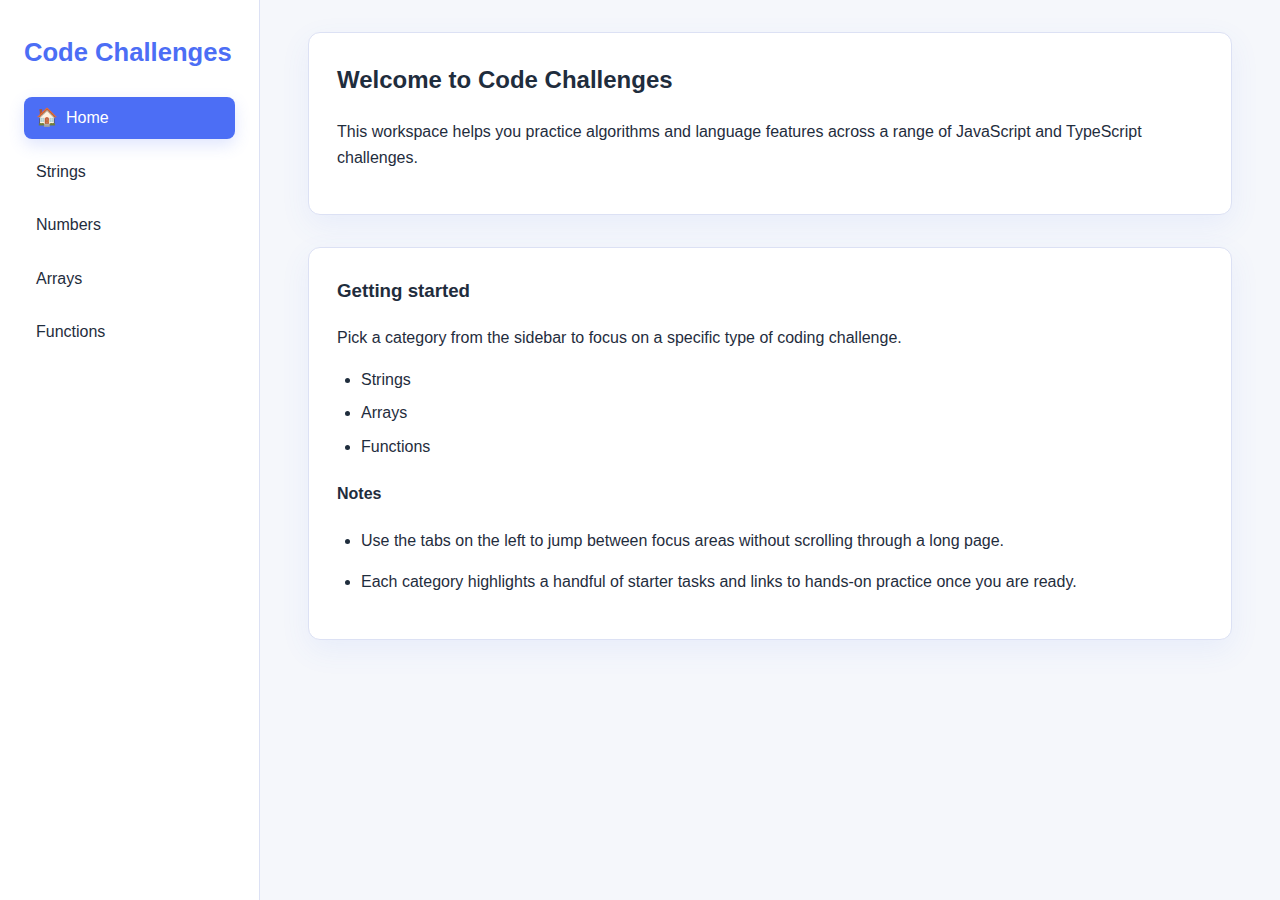
<file: index.html>
<!DOCTYPE html>
<html lang="en">
<head>
    <!--
        Main page of the Code Challenges project.
        Contains the base structure and references to shared assets.
    -->
    <meta charset="UTF-8">
    <meta name="viewport" content="width=device-width, initial-scale=1.0">
    <title>Code Challenges</title>
    <!-- Main stylesheet for the entire project -->
    <link rel="stylesheet" href="assets/css/main.css">
    <script src="assets/js/challenges-data.js" defer></script>
    <script src="assets/js/challenges/home.js" defer></script>
    <script src="assets/js/challenges/strings.js" defer></script>
    <script src="assets/js/challenges/numbers.js" defer></script>
    <script src="assets/js/challenges/arrays.js" defer></script>
    <script src="assets/js/challenges/functions.js" defer></script>
    <script src="assets/js/function-tests.js" defer></script>
    <script src="assets/js/strings.js" defer></script>
    <script src="assets/js/numbers.js" defer></script>
    <script src="assets/js/tabs.js" defer></script>
</head>
<body>
    <div class="layout">
        <aside class="sidebar">
            <!-- Sidebar with tab navigation for categories -->
            <h1>Code Challenges</h1>
            <nav class="nav-links" aria-label="Challenge categories" role="tablist" aria-orientation="vertical" data-tablist>
                <!-- Tabs are rendered dynamically by tabs.js -->
            </nav>
        </aside>

        <main>
            <!-- Welcome section -->
            <section class="section" aria-labelledby="intro-title" data-show-tab="home">
                <h2 id="intro-title">Welcome to Code Challenges</h2>
                <p>
                    This workspace helps you practice algorithms and language features across a range of JavaScript and TypeScript challenges.
                </p>
            </section>

            <section class="section" aria-labelledby="categories-title">
                <div class="tabs" data-tab-panels>
                    <!-- Tab panels are rendered dynamically by tabs.js -->
                </div>
            </section>

            <section class="section section--tests" aria-labelledby="tests-title" hidden>
                <div class="tests" data-tests-panels>
                    <!-- Function test panels are rendered dynamically by tabs.js -->
                </div>
            </section>
        </main>
    </div>
</body>
</html>
</file>
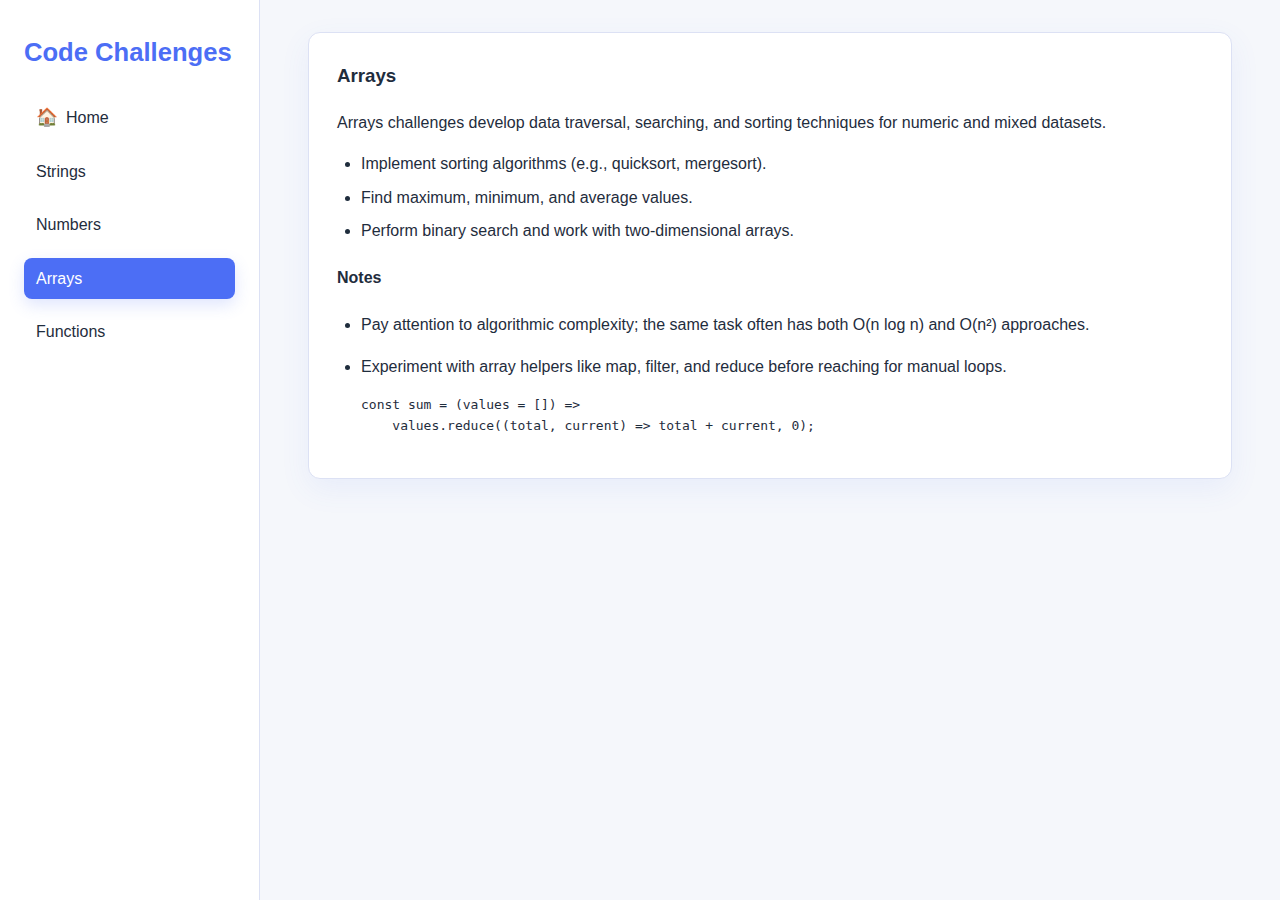
<file: pages/arrays.html>
<!DOCTYPE html>
<html lang="en">
<head>
    <meta charset="UTF-8">
    <meta name="viewport" content="width=device-width, initial-scale=1.0">
    <meta http-equiv="refresh" content="0; url=../index.html#arrays">
    <title>Redirecting to Code Challenges</title>
</head>
<body>
    <p>
        Redirecting to the main Code Challenges workspace.
        If you are not redirected, <a href="../index.html#arrays">open the Arrays tab manually</a>.
    </p>
</body>
</html>
</file>
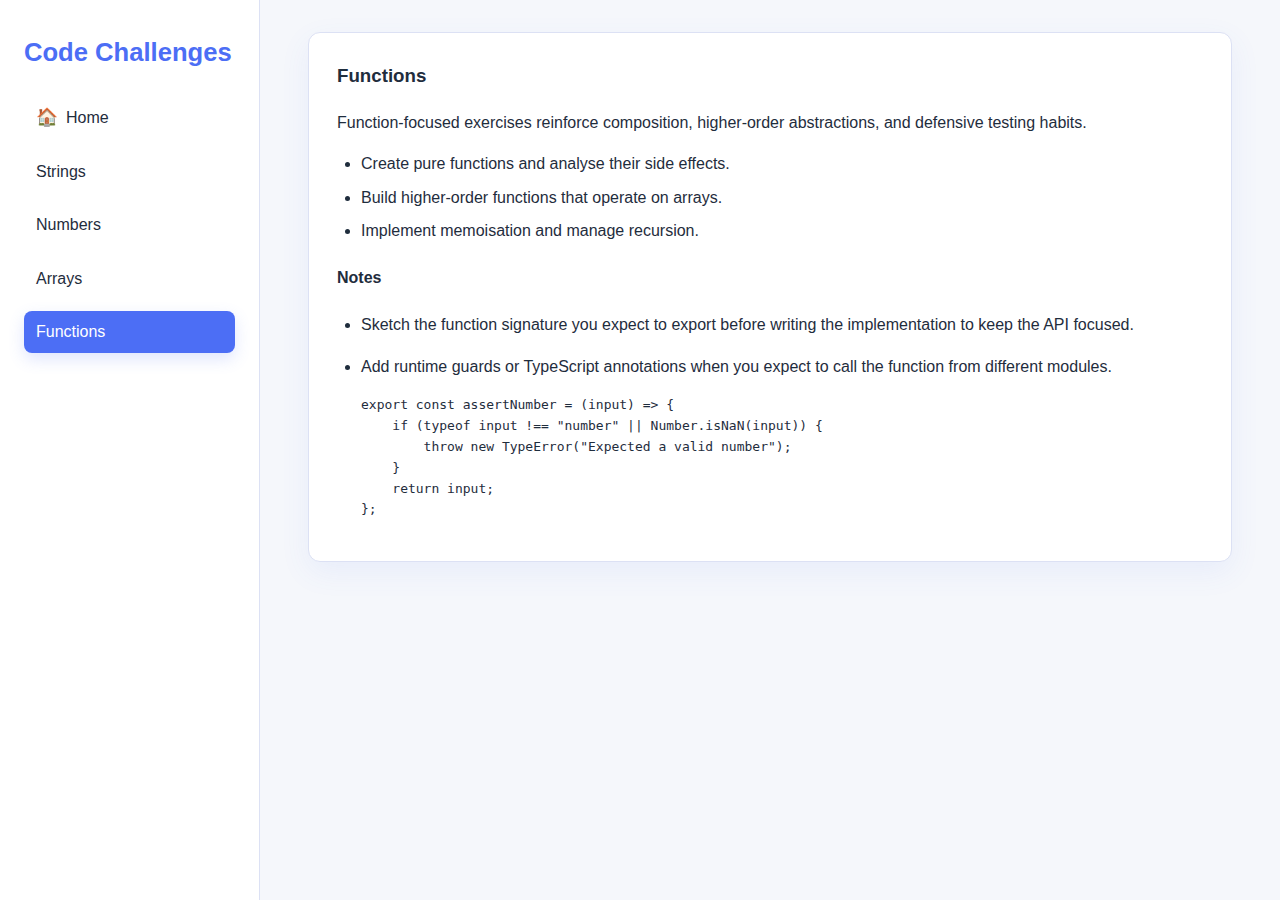
<file: pages/functions.html>
<!DOCTYPE html>
<html lang="en">
<head>
    <meta charset="UTF-8">
    <meta name="viewport" content="width=device-width, initial-scale=1.0">
    <meta http-equiv="refresh" content="0; url=../index.html#functions">
    <title>Redirecting to Code Challenges</title>
</head>
<body>
    <p>
        Redirecting to the main Code Challenges workspace.
        If you are not redirected, <a href="../index.html#functions">open the Functions tab manually</a>.
    </p>
</body>
</html>
</file>
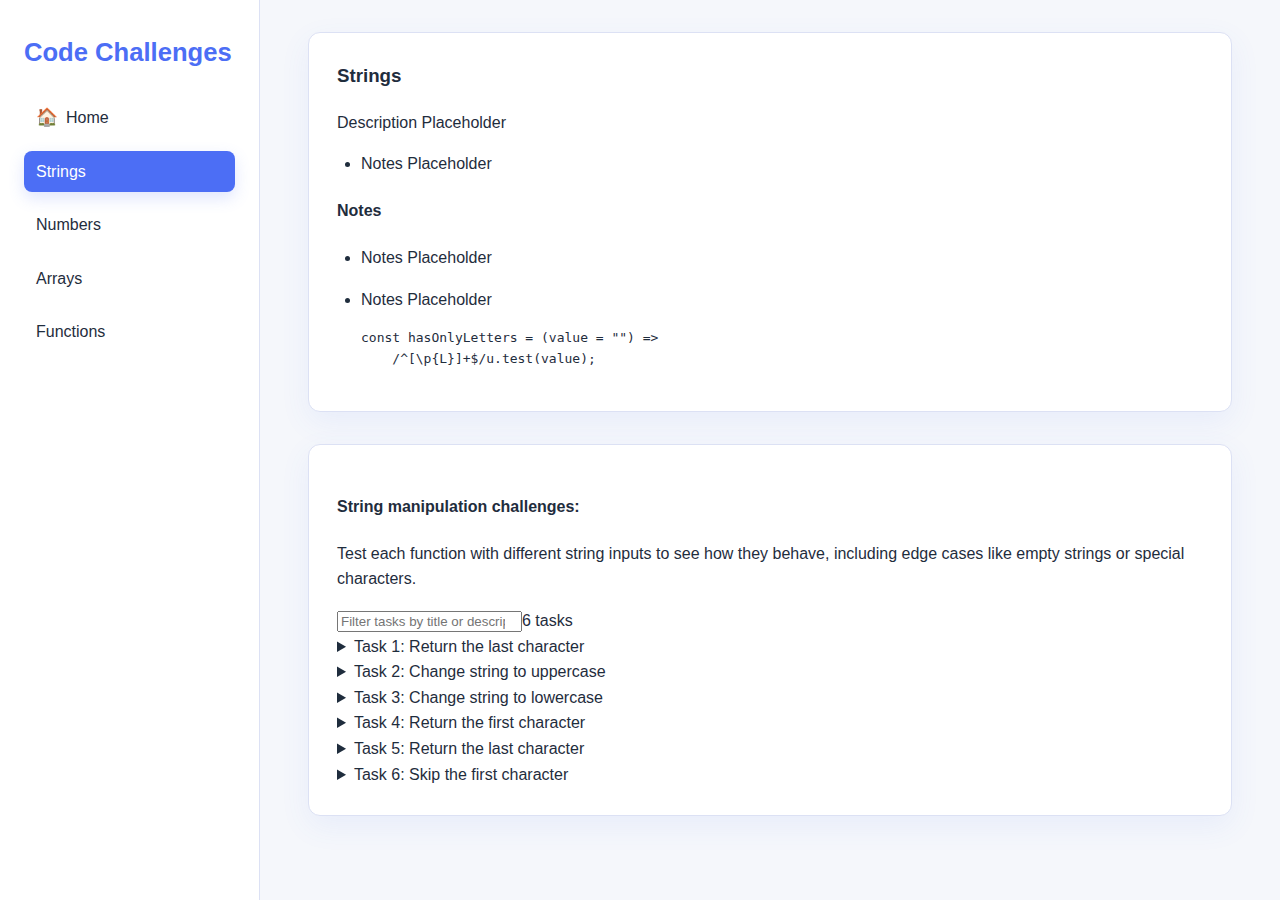
<file: pages/loops.html>
<!DOCTYPE html>
<html lang="en">
<head>
    <meta charset="UTF-8">
    <meta name="viewport" content="width=device-width, initial-scale=1.0">
    <meta http-equiv="refresh" content="0; url=../index.html#strings">
    <title>Redirecting to Code Challenges</title>
</head>
<body>
    <p>
        Redirecting to the main Code Challenges workspace.
        If nothing happens, <a href="../index.html#strings">open the Strings tab manually</a>.
    </p>
</body>
</html>
</file>
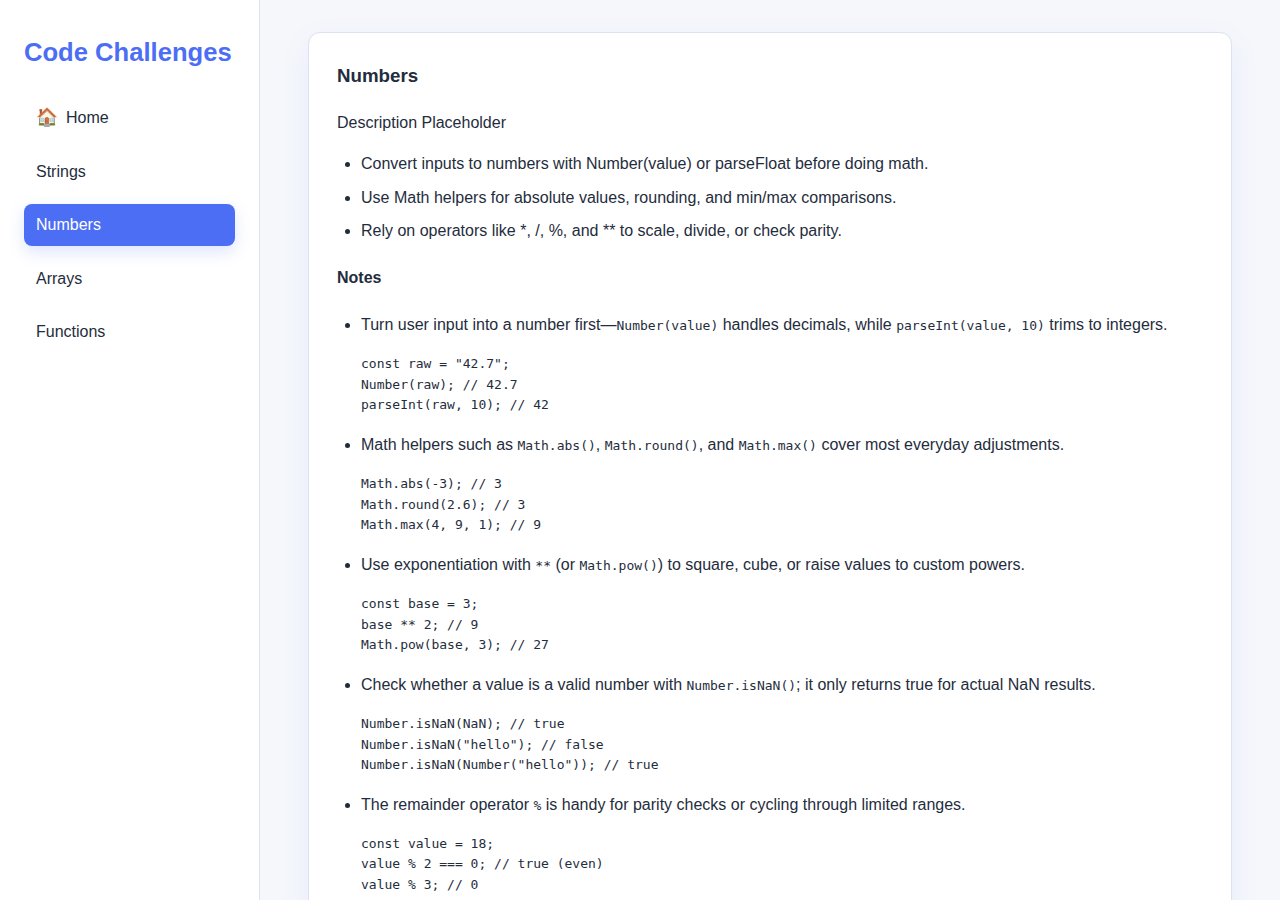
<file: pages/numbers.html>
<!DOCTYPE html>
<html lang="en">
<head>
    <meta charset="UTF-8">
    <meta name="viewport" content="width=device-width, initial-scale=1.0">
    <meta http-equiv="refresh" content="0; url=../index.html#numbers">
    <title>Redirecting to Code Challenges</title>
</head>
<body>
    <p>
        Redirecting to the main Code Challenges workspace.
        If nothing happens, <a href="../index.html#numbers">open the Numbers tab manually</a>.
    </p>
</body>
</html>
</file>
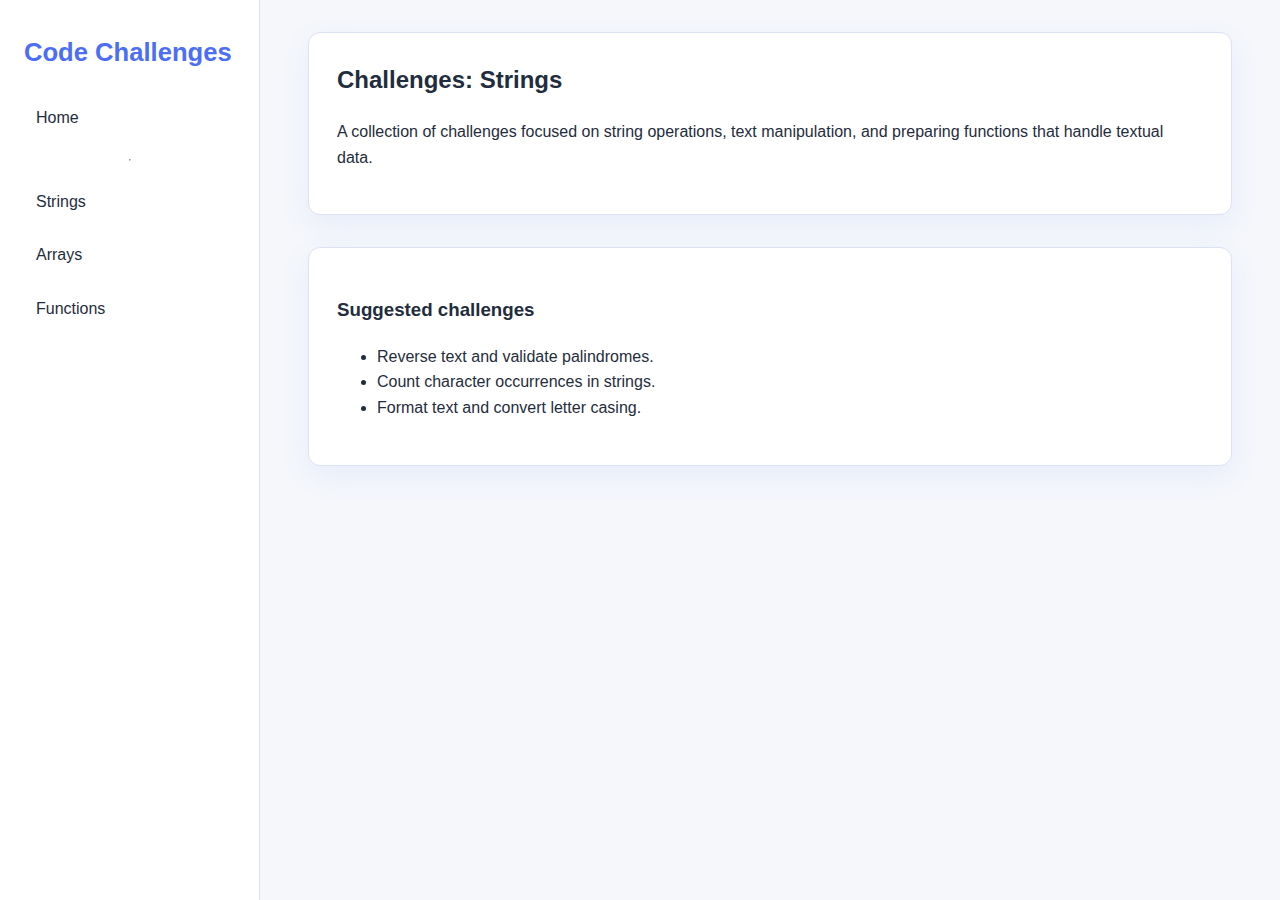
<file: pages/strings.html>
<!DOCTYPE html>
<html lang="en">
<head>
    <!-- Category page for "Strings" in the Code Challenges project -->
    <meta charset="UTF-8">
    <meta name="viewport" content="width=device-width, initial-scale=1.0">
    <title>Code Challenges &mdash; Strings</title>
    <link rel="stylesheet" href="../assets/css/main.css">
</head>
<body>
    <div class="layout">
        <aside class="sidebar">
            <!-- Shared navigation to the other categories -->
            <h1>Code Challenges</h1>
            <nav class="nav-links" aria-label="Category navigation">
                <a class="nav-home" href="../index.html">Home</a>
                <hr class="nav-divider" aria-hidden="true">
                <a href="strings.html" aria-current="page">Strings</a>
                <a href="arrays.html">Arrays</a>
                <a href="functions.html">Functions</a>
            </nav>
        </aside>
        <main>
            <section class="section" aria-labelledby="strings-overview">
                <h2 id="strings-overview">Challenges: Strings</h2>
                <p>
                    A collection of challenges focused on string operations, text manipulation, and preparing
                    functions that handle textual data.
                </p>
            </section>
            <section class="section" aria-labelledby="strings-tasks">
                <h3 id="strings-tasks">Suggested challenges</h3>
                <ul>
                    <li>Reverse text and validate palindromes.</li>
                    <li>Count character occurrences in strings.</li>
                    <li>Format text and convert letter casing.</li>
                </ul>
            </section>
        </main>
    </div>
</body>
</html>
</file>
<file: assets/css/main.css>
/*
 * Global styles for the Code Challenges site
 * The layout uses a responsive two-column grid for the sidebar and main content.
 */

:root {
    /* Color palette chosen for clarity and sufficient contrast */
    --background-color: #f5f7fb;
    --panel-color: #ffffff;
    --accent-color: #4c6ef5;
    --accent-color-light: #748ffc;
    --text-color: #1f2d3d;
    --border-color: #dce1f4;
    --code-background: #1e1e2f;
    --code-text-color: #f8f9ff;
}

* {
    box-sizing: border-box;
}

body {
    margin: 0;
    font-family: "Segoe UI", Tahoma, Geneva, Verdana, sans-serif;
    background-color: var(--background-color);
    color: var(--text-color);
    line-height: 1.6;
}

.layout {
    display: grid;
    grid-template-columns: 260px 1fr;
    min-height: 100vh;
}

.sidebar {
    background-color: var(--panel-color);
    border-right: 1px solid var(--border-color);
    padding: 2rem 1.5rem;
    display: flex;
    flex-direction: column;
    gap: 1.5rem;
}

.sidebar h1 {
    margin: 0;
    font-size: 1.6rem;
    color: var(--accent-color);
}

.nav-links {
    display: flex;
    flex-direction: column;
    gap: 0.75rem;
}

.nav-links a,
.nav-links button {
    text-decoration: none;
    color: var(--text-color);
    padding: 0.5rem 0.75rem;
    border-radius: 0.5rem;
    transition: background-color 0.2s ease, color 0.2s ease;
    display: inline-flex;
    align-items: center;
    justify-content: flex-start;
    gap: 0.5rem;
}

.nav-links .nav-icon {
    font-size: 1.1rem;
    line-height: 1;
}

.nav-links button {
    border: none;
    background: none;
    font: inherit;
    text-align: left;
    cursor: pointer;
    width: 100%;
}

.nav-links a:hover,
.nav-links a:focus,
.nav-links button:hover,
.nav-links button:focus {
    background-color: var(--accent-color-light);
    color: #ffffff;
}

.nav-links [aria-selected="true"] {
    background-color: var(--accent-color);
    color: #ffffff;
    box-shadow: 0 6px 16px rgba(76, 110, 245, 0.18);
}

main {
    padding: 2rem 3rem;
    display: flex;
    flex-direction: column;
    gap: 2rem;
}

.section {
    background-color: var(--panel-color);
    border: 1px solid var(--border-color);
    border-radius: 0.75rem;
    padding: 1.75rem;
    box-shadow: 0 10px 30px rgba(76, 110, 245, 0.08);
}

.section h2 {
    margin-top: 0;
}

textarea,
.code-editor {
    width: 100%;
    border-radius: 0.5rem;
    border: 1px solid var(--border-color);
    font-size: 1rem;
    padding: 0.75rem;
    background-color: #fbfcff;
    font-family: inherit;
    resize: vertical;
}

.visually-hidden {
    position: absolute;
    width: 1px;
    height: 1px;
    padding: 0;
    margin: -1px;
    overflow: hidden;
    clip: rect(0, 0, 0, 0);
    border: 0;
}

textarea {
    min-height: 180px;
}

.code-editor {
    min-height: 220px;
    font-family: "Fira Code", "Source Code Pro", Consolas, "Courier New", monospace;
    background-color: var(--code-background);
    color: var(--code-text-color);
    border: none;
}

.code-editor:focus {
    outline: 2px solid var(--accent-color);
}

.tabs {
    display: flex;
    flex-direction: column;
    gap: 1.25rem;
}

.tab-panel h3 {
    margin-top: 0;
}

.tab-panel ul {
    margin: 0.75rem 0 0;
    padding-left: 1.5rem;
}

.tab-panel ul li + li {
    margin-top: 0.5rem;
}

@media (max-width: 900px) {
    .layout {
        grid-template-columns: 1fr;
    }

    .sidebar {
        border-right: none;
        border-bottom: 1px solid var(--border-color);
    }
}
</file>
